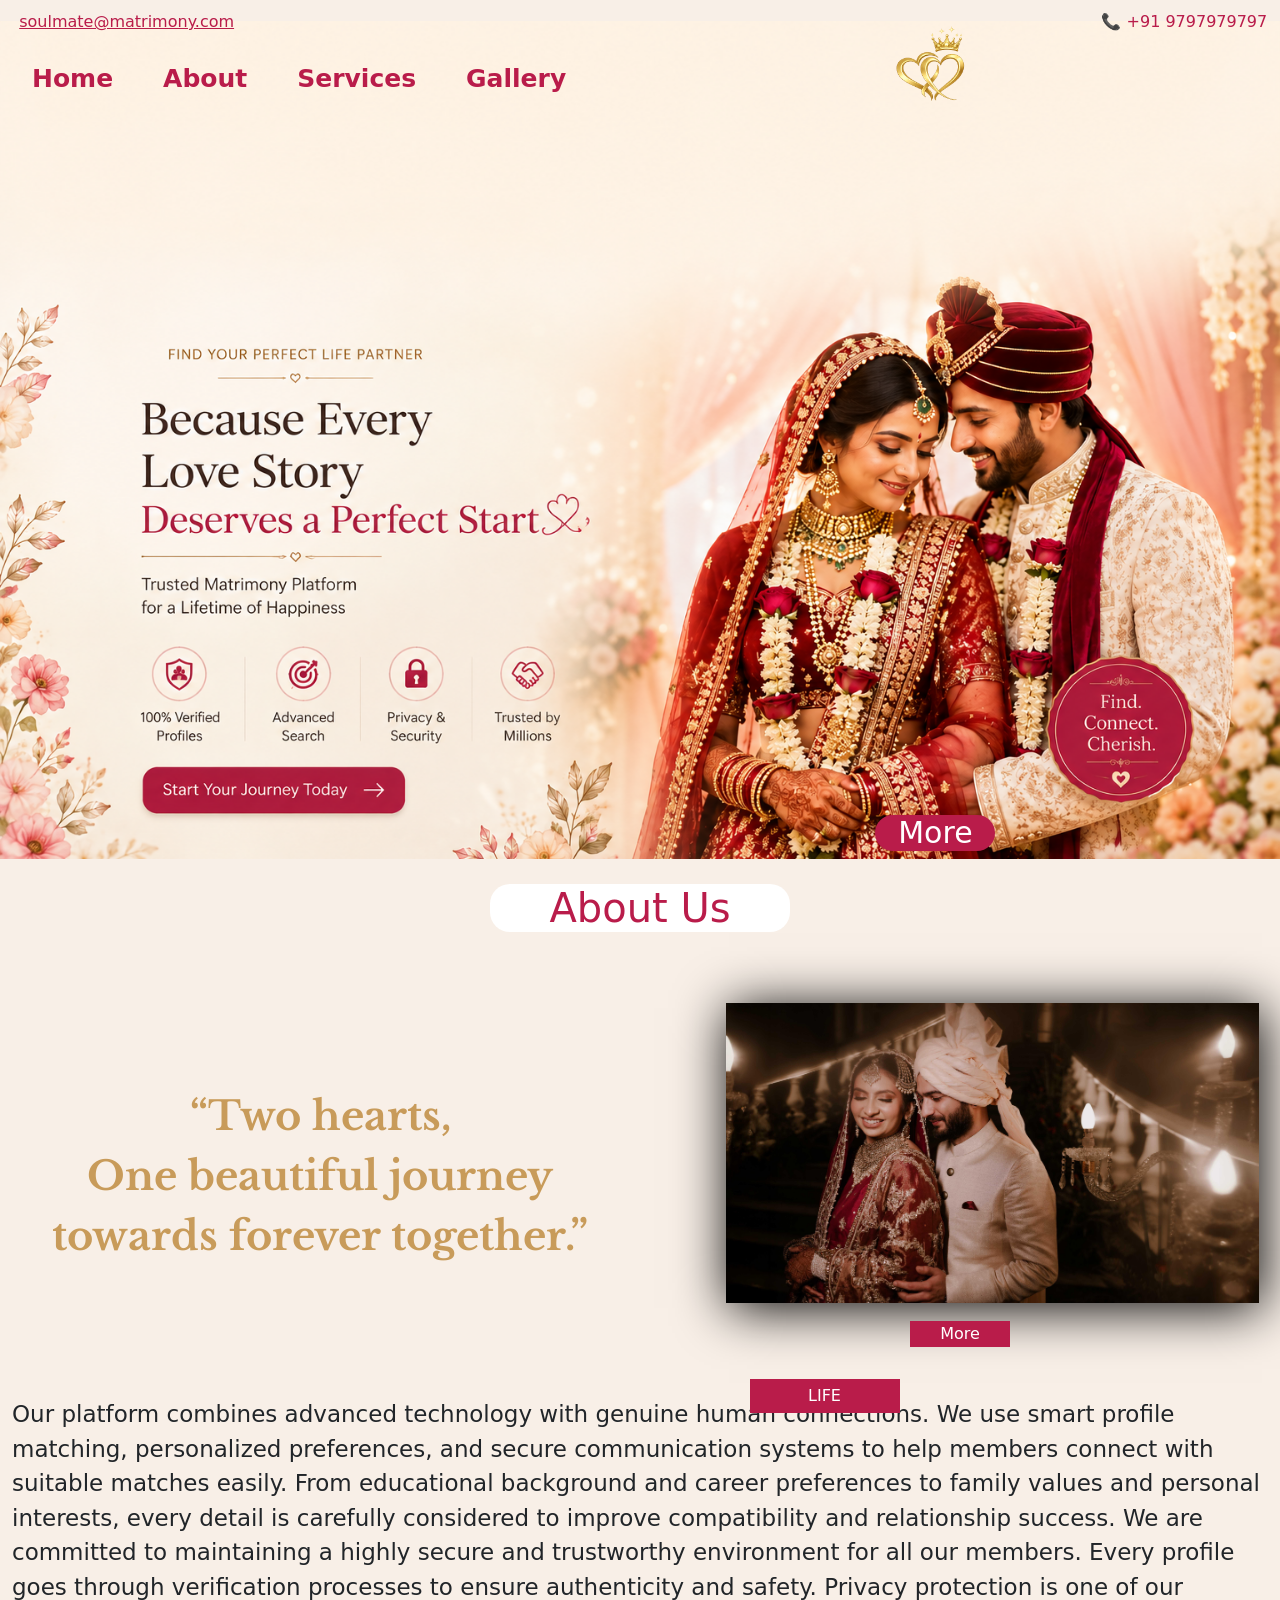
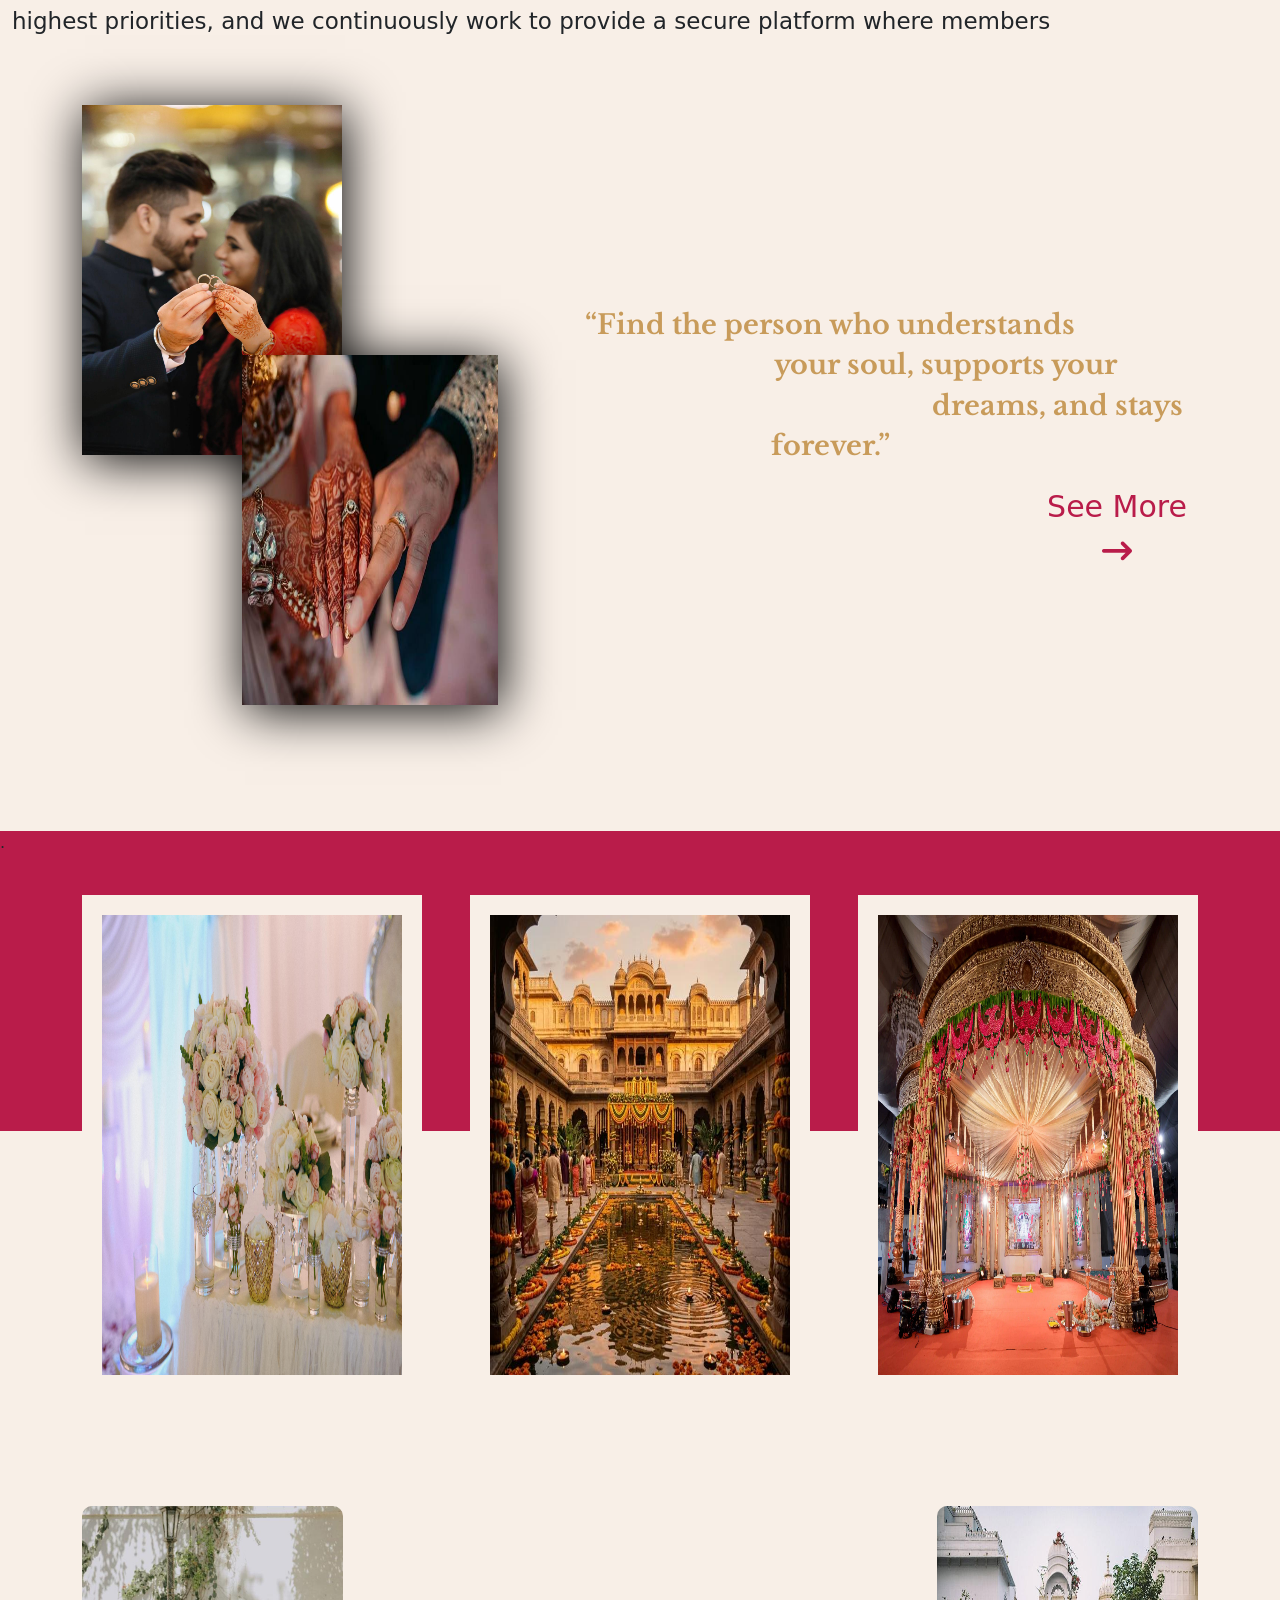
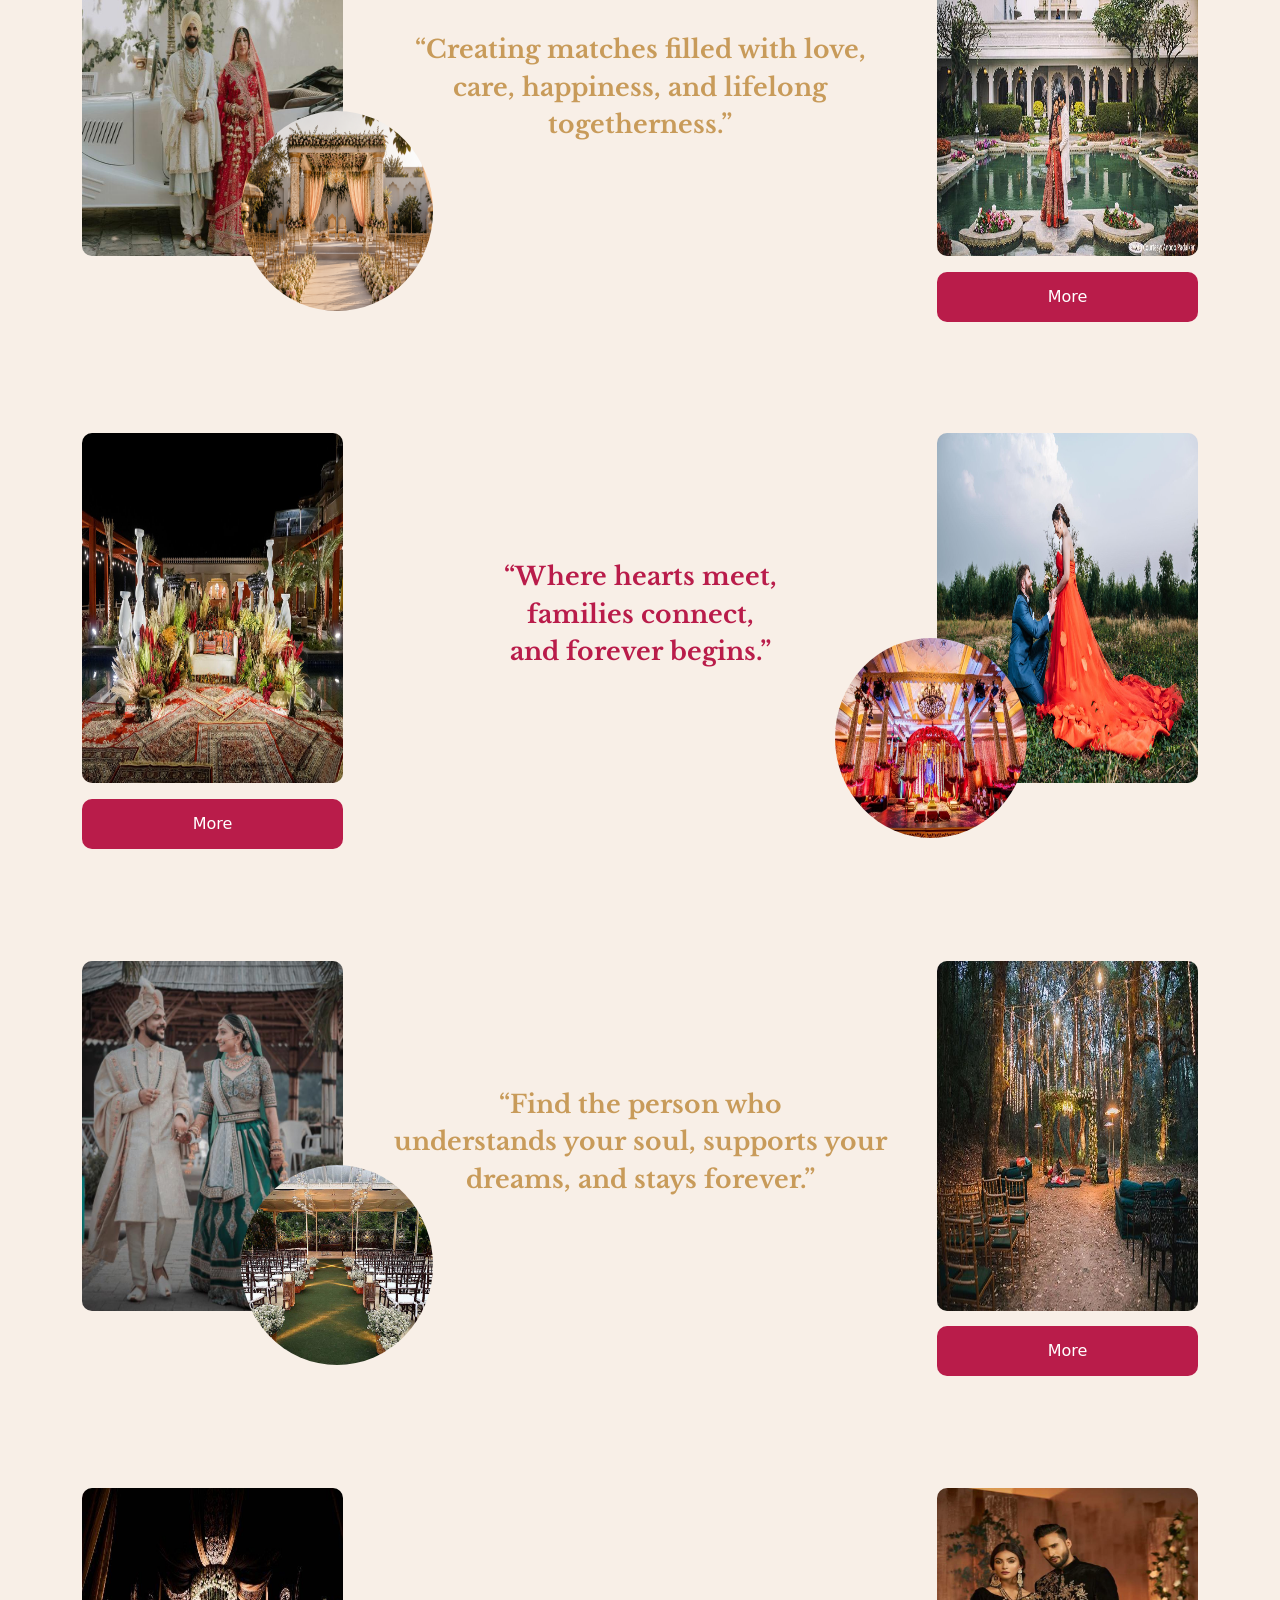
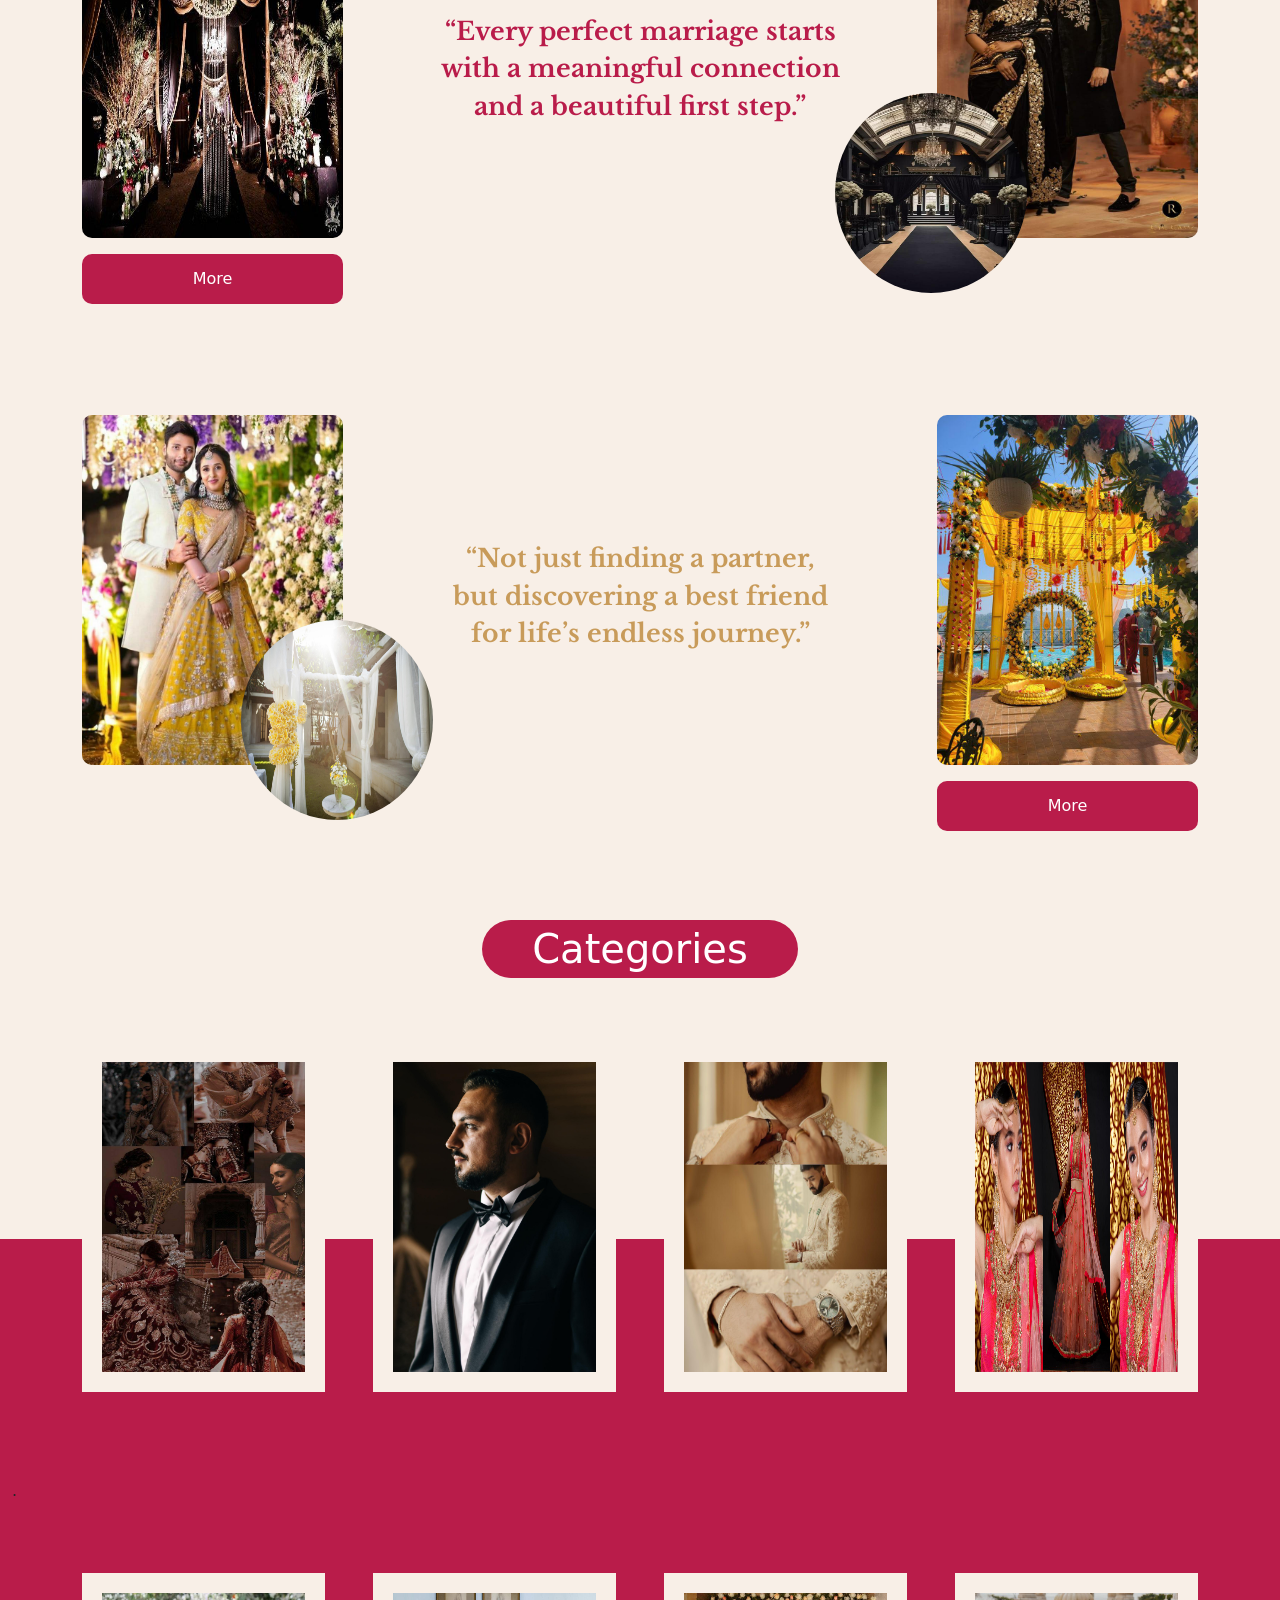
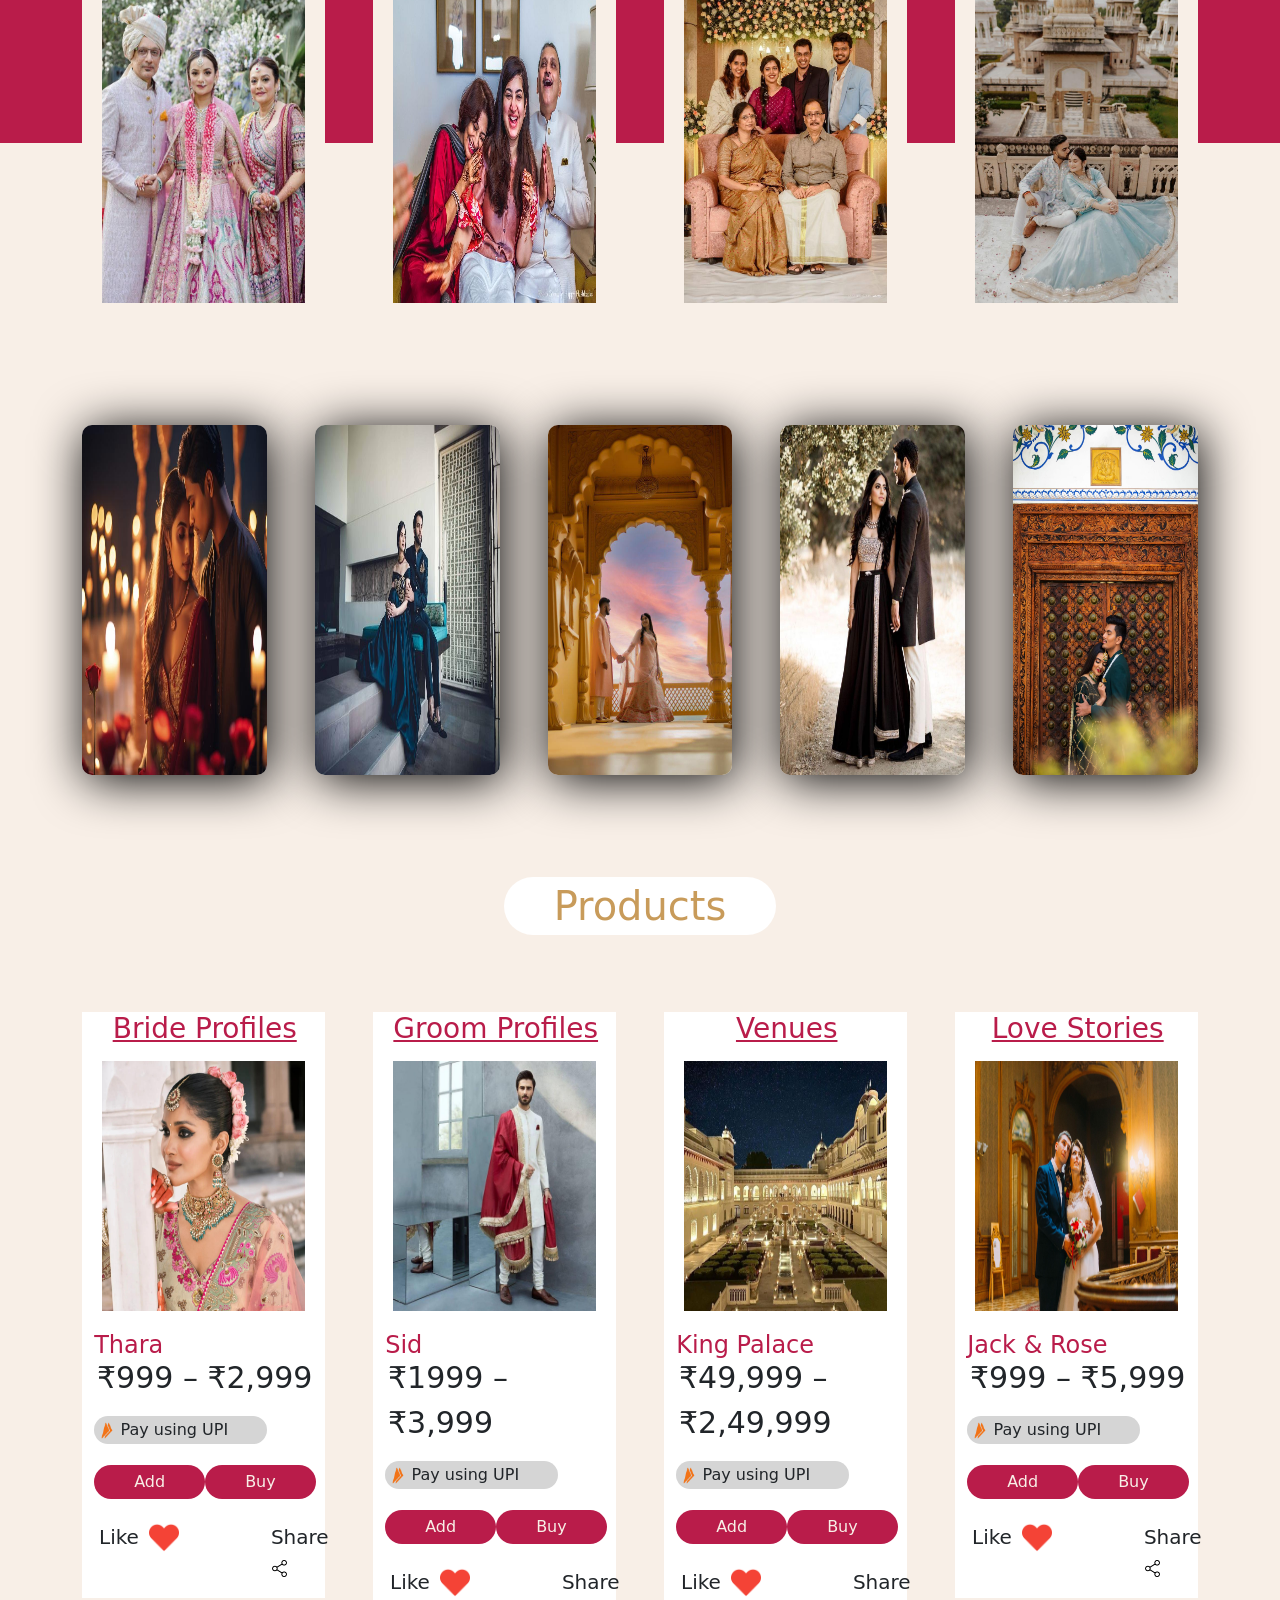
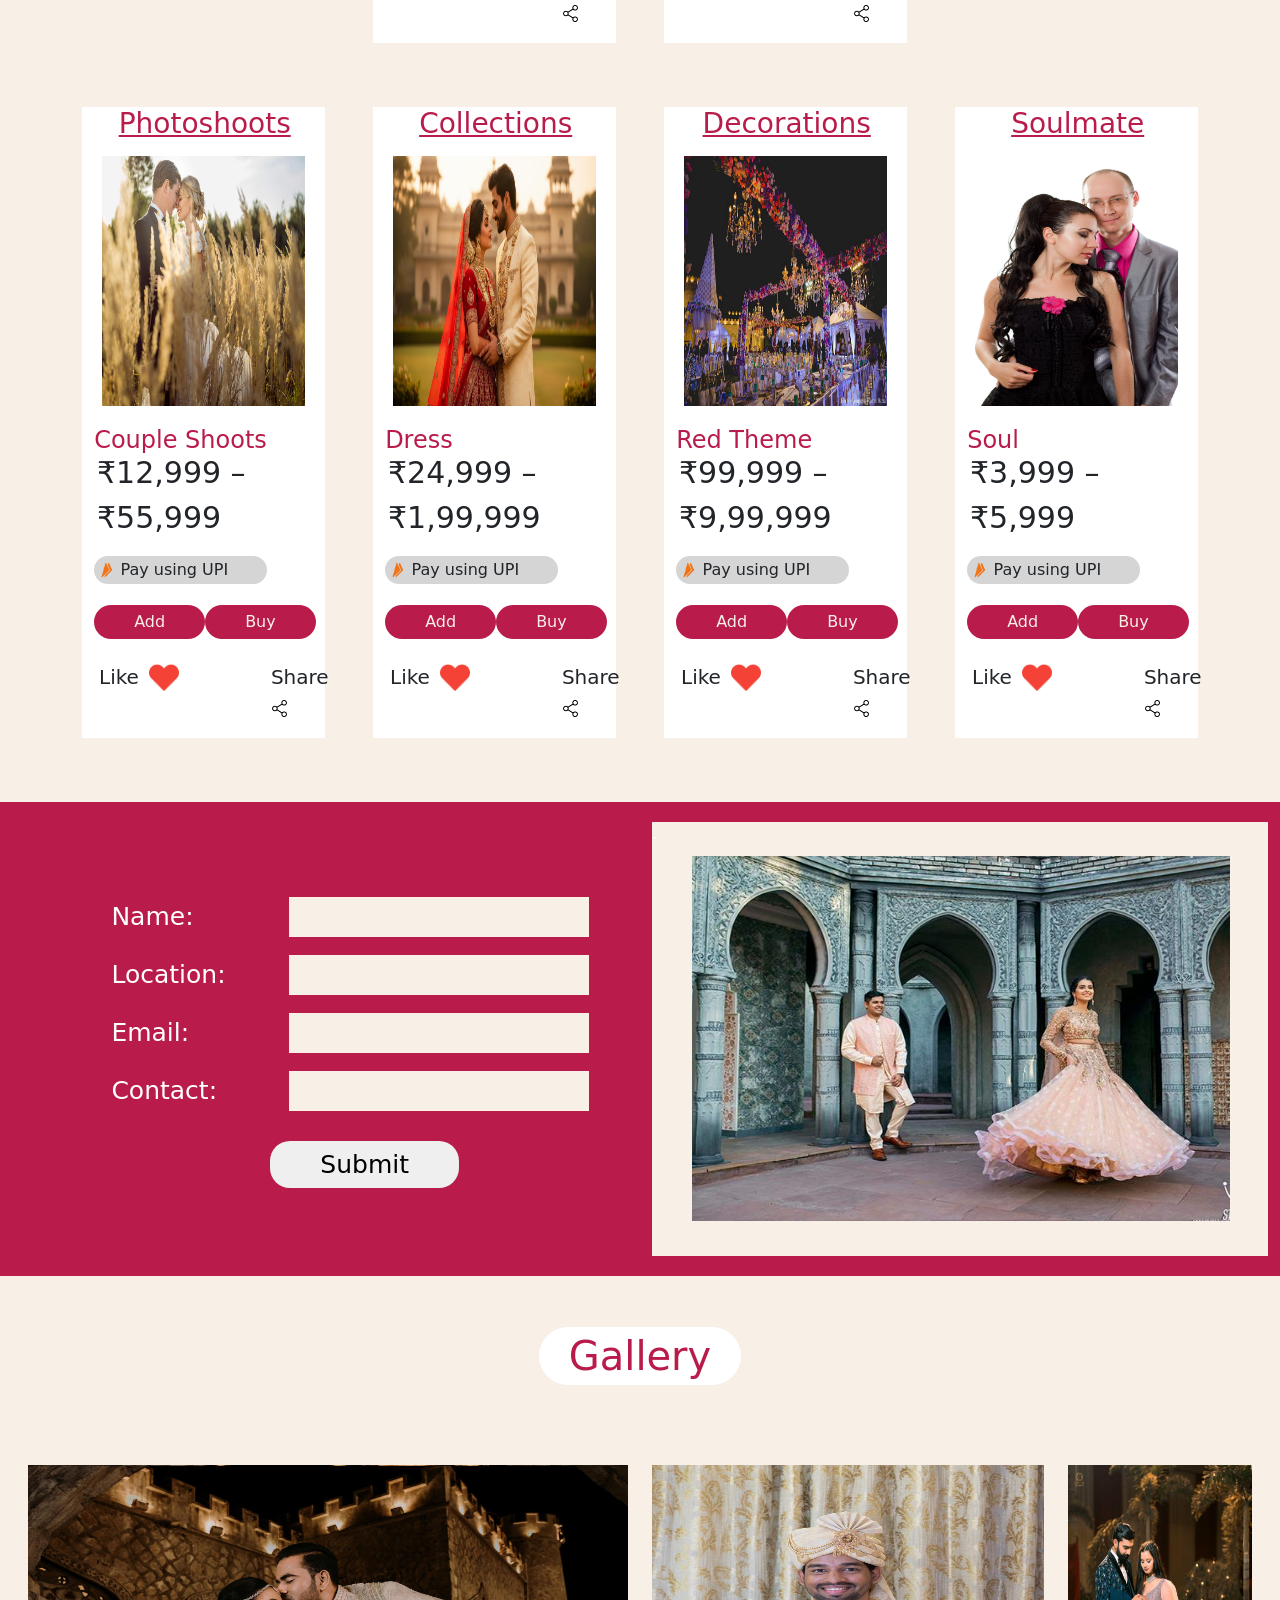
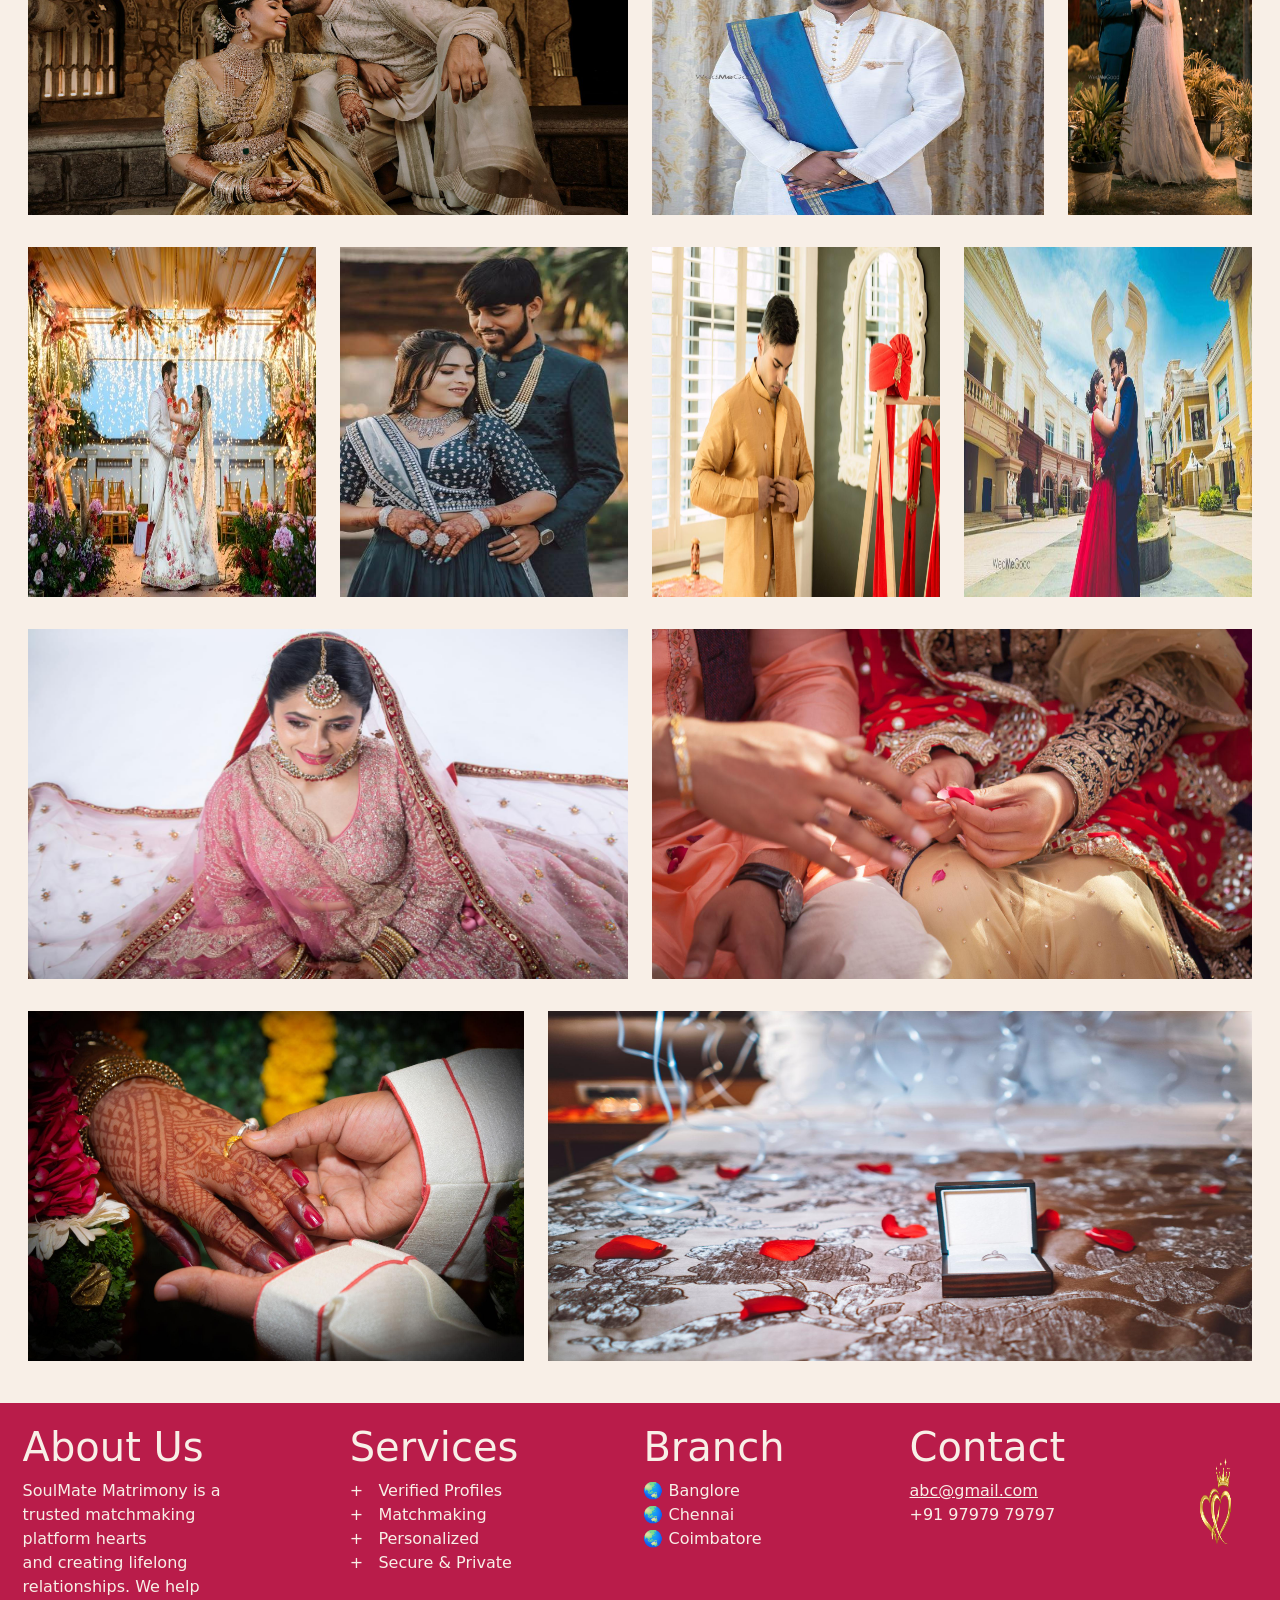
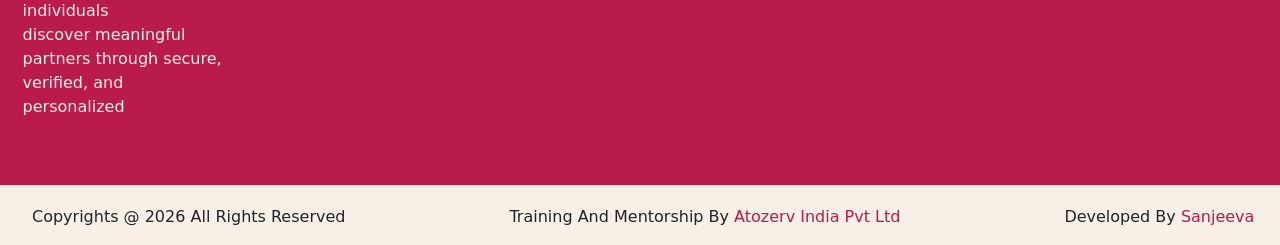
<file: Day 7/Asset/index.html>
<!doctype html>
<html lang="en">
  <head>
    <meta charset="UTF-8" />
    <meta name="viewport" content="width=device-width, initial-scale=1.0" />
    <title>Matrimony</title>
    <link rel="icon" href="./image/logo.png">
    <link rel="stylesheet" href="./css/style.css" />
    <link
      rel="stylesheet"
      href="https://cdnjs.cloudflare.com/ajax/libs/font-awesome/6.5.1/css/all.min.css"
    />
    <link
      href="https://cdn.jsdelivr.net/npm/bootstrap@5.0.2/dist/css/bootstrap.min.css"
      rel="stylesheet"
      integrity="sha384-EVSTQN3/azprG1Anm3QDgpJLIm9Nao0Yz1ztcQTwFspd3yD65VohhpuuCOmLASjC"
      crossorigin="anonymous"
    />
    <link rel="preconnect" href="https://fonts.googleapis.com" />
    <link rel="preconnect" href="https://fonts.gstatic.com" crossorigin />
    <link
      href="https://fonts.googleapis.com/css2?family=Libre+Baskerville:ital,wght@0,400..700;1,400..700&display=swap"
      rel="stylesheet"
    />
  </head>
  <body style="background-color: #f8efe7">
    <div class="top">
      <ul class="top1">
        <li> <a href="mailto:soulmate@matrimony.com" style="color: #b91c4a;"> soulmate@matrimony.com </a></li>
        <li>📞 +91 9797979797</li>
      </ul>
    </div>
    <div class="background">
      <div class="header">
        <ul class="headercon">
          <li>Home</li>
          <li><a href="#about" style="color: #b91c4a;">About</a></li>
          <li>Services</li>
          <li><a href="#gallery" style="color: #b91c4a;">Gallery</a></li>
        </ul>
      </div>
      <div class="hlogo">
        <img src="./image/logo.png" alt="" width="100%" height="150px">
      </div>
      <div class="social-icons">
        <i class="fa-brands fa-instagram"></i>
        <i class="fa-brands fa-youtube"></i>
        <i class="fa-brands fa-facebook-f"></i>
        <i class="fa-brands fa-whatsapp"></i>
        <i class="fa-brands fa-x-twitter"></i>
      </div>
      <div class="more">
        <h1 class="more1">More</h1>
      </div>
    </div>
    <div class="abt" style="background-color: #f8efe7">
      <section id="about">
      <h1 class="abtus">About Us</h1>
      </section>
    </div>
    <div class="container-fluid abtus1">
      <div class="row">
        <div class="col-6">
          <p class="abtp1" style="font-size: 40px;">
            “Two hearts, <br />
            One beautiful journey <br />
            towards forever together.”
          </p>
        </div>
        <div class="col-6">
          <img
            src="./image/abt1.jfif"
            alt=""
            width=".75%"
            height="300px"
            class="abtimg1"
          />
          <div style="font-weight: 500" class="imgover1">LIFE</div>
          <div class="btnmore">
            <button class="btnmore1">More</button>
          </div>
        </div>
      </div>
    </div>
    <div class="container-fluid">
      <div class="row">
        <div class="col">
          <p class="abtp">
            Our platform combines advanced technology with genuine human
            connections. We use smart profile matching, personalized
            preferences, and secure communication systems to help members
            connect with suitable matches easily. From educational background
            and career preferences to family values and personal interests,
            every detail is carefully considered to improve compatibility and
            relationship success. We are committed to maintaining a highly
            secure and trustworthy environment for all our members. Every
            profile goes through verification processes to ensure authenticity
            and safety. Privacy protection is one of our highest priorities, and
            we continuously work to provide a secure platform where members
          </p>
        </div>
      </div>
    </div>
    <div class="container">
      <div class="row">
        <div class="col-4" style="padding-top: 50px">
          <img src="./image/abt2.jfif" alt="" class="abtimg2" />
          <img src="./image/abt3.jfif" alt="" class="abtimg3" />
        </div>
        <div class="col-8">
          <p class="abtp2">
            “Find the person who understands <br />
            &nbsp;&nbsp;&nbsp;&nbsp;&nbsp;&nbsp;&nbsp;&nbsp;&nbsp;&nbsp;&nbsp;&nbsp;&nbsp;&nbsp;&nbsp;&nbsp;&nbsp;&nbsp;&nbsp;&nbsp;&nbsp;&nbsp;&nbsp;&nbsp;&nbsp;&nbsp;&nbsp;&nbsp;&nbsp;&nbsp;&nbsp;&nbsp;&nbsp;your
            soul, supports your <br />
            &nbsp;&nbsp;&nbsp;&nbsp;&nbsp;&nbsp;&nbsp;&nbsp;&nbsp;&nbsp;&nbsp;&nbsp;&nbsp;&nbsp;&nbsp;&nbsp;&nbsp;&nbsp;&nbsp;&nbsp;&nbsp;&nbsp;&nbsp;&nbsp;&nbsp;&nbsp;&nbsp;&nbsp;&nbsp;&nbsp;&nbsp;&nbsp;&nbsp;&nbsp;&nbsp;&nbsp;&nbsp;&nbsp;&nbsp;&nbsp;&nbsp;&nbsp;&nbsp;&nbsp;&nbsp;&nbsp;&nbsp;&nbsp;&nbsp;&nbsp;&nbsp;&nbsp;&nbsp;&nbsp;&nbsp;&nbsp;&nbsp;&nbsp;&nbsp;&nbsp;&nbsp;&nbsp;&nbsp;&nbsp;&nbsp;dreams,
            and stays forever.”
          </p>
          <button class="arrowbtn1">
            See More
            <i class="fa-solid fa-arrow-right-long"></i>
          </button>
        </div>
      </div>
    </div>
    <div class="fstbgc">.</div>
    <div class="container bgclr">
      <div class="row g-5">
        <div class="col-4">
          <img src="./image/abt4.jfif" alt="" width="100%" height="500px" />
        </div>
        <div class="col-4">
          <img src="./image/abt5.jfif" alt="" width="100%" height="500px" />
        </div>
        <div class="col-4">
          <img src="./image/abt6.jfif" alt="" width="100%" height="500px" />
        </div>
      </div>
    </div>
    <div class="container">
      <div class="row contimg">
        <div class="col-3">
          <img
            src="./image/abt7.jfif"
            alt=""
            width="100%"
            height="350px"
            class="abtimg4"
          />
          <img
            src="./image/abt8.jfif"
            alt=""
            width="15%"
            height="200px"
            class="abtimg5"
          />
        </div>
        <div class="col-6">
          <p class="abtp3">
            “Creating matches filled with love, <br />
            care, happiness, and lifelong <br />togetherness.”
          </p>
        </div>
        <div class="col-3 buttoni1">
          <img
            src="./image/abt9.jfif"
            alt=""
            width="100%"
            height="350px"
            class="abtimg6"
          />
          <button class="abtimgb6">More</button>
        </div>
      </div>
    </div>
    <div class="container">
      <div class="row contimg">
        <div class="col-3 buttoni1">
          <img
            src="./image/abt12.jfif"
            alt=""
            width="100%"
            height="350px"
            class="abtimg6"
          />
          <button class="abtimgb6">More</button>
        </div>
        <div class="col-6">
          <p class="abtp3" style="color: #b91c4a">
            “Where hearts meet, <br />
            families connect, <br />
            and forever begins.”
          </p>
        </div>
        <div class="col-3">
           <img
            src="./image/abt10.jfif"
            alt=""
            width="15%"
            height="200px"
            class="abtimg5"
          />
          <img
            src="./image/abt11.jfif"
            alt=""
            width="100%"
            height="350px"
            class="abtimg4"
          />
        </div>
      </div>
    </div>
    <div class="container">
      <div class="row contimg">
        <div class="col-3">
          <img
            src="./image/abt13.jfif"
            alt=""
            width="100%"
            height="350px"
            class="abtimg4"
          />
          <img
            src="./image/abt14.jfif"
            alt=""
            width="15%"
            height="200px"
            class="abtimg5"
          />
        </div>
        <div class="col-6">
          <p class="abtp3">
            “Find the person who <br />understands your soul, supports your
            <br />dreams, and stays forever.”
          </p>
        </div>
        <div class="col-3 buttoni1">
          <img
            src="./image/abt15.jfif"
            alt=""
            width="100%"
            height="350px"
            class="abtimg6"
          />
          <button class="abtimgb6">More</button>
        </div>
      </div>
    </div>
    <div class="container">
      <div class="row contimg">
        <div class="col-3 buttoni1">
          <img
            src="./image/abt18.jfif"
            alt=""
            width="100%"
            height="350px"
            class="abtimg6"
          />
          <button class="abtimgb6">More</button>
        </div>
        <div class="col-6">
          <p class="abtp3" style="color: #b91c4a">
            “Every perfect marriage starts <br />
            with a meaningful connection <br />
            and a beautiful first step.” <br />
          </p>
        </div>
        <div class="col-3">
           <img
            src="./image/abt17.jfif"
            alt=""
            width="15%"
            height="200px"
            class="abtimg5"
          />
          <img
            src="./image/abt16.jfif"
            alt=""
            width="100%"
            height="350px"
            class="abtimg4"
          />
        </div>
      </div>
    </div>
    <div class="container">
      <div class="row contimg">
        <div class="col-3">
          <img
            src="./image/abt19.jfif"
            alt=""
            width="100%"
            height="350px"
            class="abtimg4"
          />
          <img
            src="./image/abt21.jfif"
            alt=""
            width="15%"
            height="200px"
            class="abtimg5"
          />
        </div>
        <div class="col-6">
          <p class="abtp3">
            “Not just finding a partner,<br />
            but discovering a best friend <br />
            for life’s endless journey.”
          </p>
        </div>
        <div class="col-3 buttoni1">
          <img
            src="./image/abt20.jfif"
            alt=""
            width="100%"
            height="350px"
            class="abtimg6"
          />
          <button class="abtimgb6">More</button>
        </div>
      </div>
    </div>
    <div class="cat">
      <h1 class="cate">Categories</h1>
    </div>
    <div class="container bgclr2">
      <div class="row g-5">
        <div class="col-3">
          <img src="./image/cat1.jfif" alt="" width="100%" height="350px" />
        </div>
        <div class="col-3">
          <img src="./image/cat2.jfif" alt="" width="100%" height="350px" />
        </div>
        <div class="col-3">
          <img src="./image/cat3.jfif" alt="" width="100%" height="350px" />
        </div>
        <div class="col-3">
          <img src="./image/cat4.jfif" alt="" width="100%" height="350px" />
        </div>
      </div>
    </div>
    <div class="container-fluid bgclrcat">.</div>
    <div class="container bgclr3">
      <div class="row g-5">
        <div class="col-3">
          <img src="./image/cat5.jfif" alt="" width="100%" height="350px" />
        </div>
        <div class="col-3">
          <img src="./image/cat6.jfif" alt="" width="100%" height="350px" />
        </div>
        <div class="col-3">
          <img src="./image/cat7.jfif" alt="" width="100%" height="350px" />
        </div>
        <div class="col-3">
          <img src="./image/cat8.jfif" alt="" width="100%" height="350px" />
        </div>
      </div>
    </div>

    <div class="container catebshow">
      <div class="row g-5">
        <div class="col">
          <img src="./image/cat9.jfif" alt="" width="100%" height="350px" />
        </div>
        <div class="col">
          <img src="./image/cat10.jfif" alt="" width="100%" height="350px" />
        </div>
        <div class="col">
          <img src="./image/cat11.jfif" alt="" width="100%" height="350px" />
        </div>
        <div class="col">
          <img src="./image/cat12.jfif" alt="" width="100%" height="350px" />
        </div>
        <div class="col">
          <img src="./image/cat13.jfif" alt="" width="100%" height="350px" />
        </div>
      </div>
    </div>
    <div class="product">
      <h1 class="product1">Products</h1>
    </div>
    <div class="container productimg">
      <div class="row g-5">
        <div class="col-3 frist">
          <div class="pricecards">
            <h3>Bride Profiles</h3>
            <div class="productimgs">
              <img src="./image/prd1.jfif" alt="" width="100%" height="250px" />
            </div>
            <h4>Thara</h4>
            <div class="prdp">
              <p>₹999 – ₹2,999</p>
            </div>
            <div class="prdupi">
              <p>
                <img src="./image/upi icon.png" alt="" width="10%" /> Pay using
                UPI
              </p>
            </div>
            <div class="buycart">
              <div class="add"><p>Add</p></div>
              <div class="buy"><p>Buy</p></div>
            </div>
            <div class="liksr">
              <div class="lik">
                <p>Like <img src="./image/heart.png" alt="" width="60%" /></p>
              </div>
              <div class="shr">
                <p>Share <img src="./image/share.png" alt="" width="30%" /></p>
              </div>
            </div>
          </div>
        </div>
        <div class="col-3">
          <div class="pricecards">
            <h3>Groom Profiles</h3>
            <div class="productimgs">
              <img src="./image/prd2.jfif" alt="" width="100%" height="250px" />
            </div>
            <h4>Sid</h4>
            <div class="prdp">
              <p>₹1999 – ₹3,999</p>
            </div>
            <div class="prdupi">
              <p>
                <img src="./image/upi icon.png" alt="" width="10%" /> Pay using
                UPI
              </p>
            </div>
            <div class="buycart">
              <div class="add"><p>Add</p></div>
              <div class="buy"><p>Buy</p></div>
            </div>
            <div class="liksr">
              <div class="lik">
                <p>Like <img src="./image/heart.png" alt="" width="60%" /></p>
              </div>
              <div class="shr">
                <p>Share <img src="./image/share.png" alt="" width="30%" /></p>
              </div>
            </div>
          </div>
        </div>
        <div class="col-3">
          <div class="pricecards">
            <h3 >Venues</h3>
            <div class="productimgs">
              <img src="./image/prd4.jfif" alt="" width="100%" height="250px" />
            </div>
            <h4>King Palace</h4>
            <div class="prdp">
              <p>₹49,999 – ₹2,49,999</p>
            </div>
            <div class="prdupi">
              <p>
                <img src="./image/upi icon.png" alt="" width="10%" /> Pay using
                UPI
              </p>
            </div>
            <div class="buycart">
              <div class="add"><p>Add</p></div>
              <div class="buy"><p>Buy</p></div>
            </div>
            <div class="liksr">
              <div class="lik">
                <p>Like <img src="./image/heart.png" alt="" width="60%" /></p>
              </div>
              <div class="shr">
                <p>Share <img src="./image/share.png" alt="" width="30%" /></p>
              </div>
            </div>
          </div>
        </div>
        <div class="col-3">
          <div class="pricecards">
            <h3>Love Stories</h3>
            <div class="productimgs">
              <img src="./image/prd3.jfif" alt="" width="100%" height="250px" />
            </div>
            <h4>Jack & Rose</h4>
            <div class="prdp">
              <p>₹999 – ₹5,999</p>
            </div>
            <div class="prdupi">
              <p>
                <img src="./image/upi icon.png" alt="" width="10%" /> Pay using
                UPI
              </p>
            </div>
            <div class="buycart">
              <div class="add"><p>Add</p></div>
              <div class="buy"><p>Buy</p></div>
            </div>
            <div class="liksr">
              <div class="lik">
                <p>Like <img src="./image/heart.png" alt="" width="60%" /></p>
              </div>
              <div class="shr">
                <p>Share <img src="./image/share.png" alt="" width="30%" /></p>
              </div>
            </div>
          </div>
        </div>
      </div>
    </div>

    <div class="container productimg">
      <div class="row g-5">
        <div class="col-3 frist">
          <div class="pricecards">
            <h3>Photoshoots</h3>
            <div class="productimgs">
              <img src="./image/prd5.jfif" alt="" width="100%" height="250px" />
            </div>
            <h4>Couple Shoots</h4>
            <div class="prdp">
              <p>₹12,999 – ₹55,999</p>
            </div>
            <div class="prdupi">
              <p>
                <img src="./image/upi icon.png" alt="" width="10%" /> Pay using
                UPI
              </p>
            </div>
            <div class="buycart">
              <div class="add"><p>Add</p></div>
              <div class="buy"><p>Buy</p></div>
            </div>
            <div class="liksr">
              <div class="lik">
                <p>Like <img src="./image/heart.png" alt="" width="60%" /></p>
              </div>
              <div class="shr">
                <p>Share <img src="./image/share.png" alt="" width="30%" /></p>
              </div>
            </div>
          </div>
        </div>
        <div class="col-3">
          <div class="pricecards">
            <h3>Collections</h3>
            <div class="productimgs">
              <img src="./image/prd6.jfif" alt="" width="100%" height="250px" />
            </div>
            <h4>Dress</h4>
            <div class="prdp">
              <p>₹24,999 – ₹1,99,999</p>
            </div>
            <div class="prdupi">
              <p>
                <img src="./image/upi icon.png" alt="" width="10%" /> Pay using
                UPI
              </p>
            </div>
            <div class="buycart">
              <div class="add"><p>Add</p></div>
              <div class="buy"><p>Buy</p></div>
            </div>
            <div class="liksr">
              <div class="lik">
                <p>Like <img src="./image/heart.png" alt="" width="60%" /></p>
              </div>
              <div class="shr">
                <p>Share <img src="./image/share.png" alt="" width="30%" /></p>
              </div>
            </div>
          </div>
        </div>
        <div class="col-3">
          <div class="pricecards">
            <h3>Decorations</h3>
            <div class="productimgs">
              <img src="./image/prd7.jfif" alt="" width="100%" height="250px" />
            </div>
            <h4>Red Theme</h4>
            <div class="prdp">
              <p>₹99,999 – ₹9,99,999</p>
            </div>
            <div class="prdupi">
              <p>
                <img src="./image/upi icon.png" alt="" width="10%" /> Pay using
                UPI
              </p>
            </div>
            <div class="buycart">
              <div class="add"><p>Add</p></div>
              <div class="buy"><p>Buy</p></div>
            </div>
            <div class="liksr">
              <div class="lik">
                <p>Like <img src="./image/heart.png" alt="" width="60%" /></p>
              </div>
              <div class="shr">
                <p>Share <img src="./image/share.png" alt="" width="30%" /></p>
              </div>
            </div>
          </div>
        </div>
        <div class="col-3">
          <div class="pricecards">
            <h3>Soulmate</h3>
            <div class="productimgs">
              <img src="./image/prd8.jfif" alt="" width="100%" height="250px" />
            </div>
            <h4>Soul</h4>
            <div class="prdp">
              <p>₹3,999 – ₹5,999</p>
            </div>
            <div class="prdupi">
              <p>
                <img src="./image/upi icon.png" alt="" width="10%" /> Pay using
                UPI
              </p>
            </div>
            <div class="buycart">
              <div class="add"><p>Add</p></div>
              <div class="buy"><p>Buy</p></div>
            </div>
            <div class="liksr">
              <div class="lik">
                <p>Like <img src="./image/heart.png" alt="" width="60%" /></p>
              </div>
              <div class="shr">
                <p>Share <img src="./image/share.png" alt="" width="30%" /></p>
              </div>
            </div>
          </div>
        </div>
      </div>
    </div>

    <div class="container-fluid form">
      <div class="row">
        <div class="col-6">
          <form class="formdatas">
            <div>
              <label for="">Name: </label>
              <input type="text" />
            </div>
            <div>
              <label for="">Location: </label>
              <input type="text" />
            </div>
            <div>
              <label for="">Email: </label>
              <input type="email" />
            </div>
            <div>
              <label for="">Contact: </label>
              <input type="number" />
            </div>
            <div class="btnfrm">
              <button class="btnfrm1">Submit</button>
            </div>
          </form>
        </div>
        <div class="col-6">
          <div class="formimgbc">
            .
            <div>
              <img
                src="./image/formimg.jfif"
                alt=""
                width="97%"
                height="100px"
              />
            </div>
          </div>
        </div>
      </div>
    </div>
    <div class="gal">
      <section id="gallery">
      <h1 class="gall">Gallery</h1>
      </section>
    </div>
    <div class="container-fluid">
      <div class="row p-3 g-4">
        <div class="col-6">
          <img src="./image/gal1.jfif" alt="" width="100%" height="350px" />
        </div>
        <div class="col-4">
          <img src="./image/gal2.jfif" alt="" width="100%" height="350px" />
        </div>
        <div class="col-2">
          <img src="./image/gal3.jfif" alt="" width="100%" height="350px" />
        </div>
      </div>
    </div>
    <div class="container-fluid">
      <div class="row p-3 g-4">
        <div class="col">
          <img src="./image/gal4.jfif" alt="" width="100%" height="350px" />
        </div>
        <div class="col">
          <img src="./image/gal6.jfif" alt="" width="100%" height="350px" />
        </div>
        <div class="col">
          <img src="./image/gal5.jfif" alt="" width="100%" height="350px" />
        </div>
        <div class="col">
          <img src="./image/gal7.jfif" alt="" width="100%" height="350px" />
        </div>
      </div>
    </div>
    <div class="container-fluid">
      <div class="row p-3 g-4">
        <div class="col-6">
          <img src="./image/gal8.jfif" alt="" width="100%" height="350px" />
        </div>
        <div class="col-6">
          <img src="./image/gal9.jfif" alt="" width="100%" height="350px" />
        </div>
      </div>
    </div>
    <div class="container-fluid">
      <div class="row p-3 g-4">
        <div class="col-5">
          <img src="./image/gal10.jfif" alt="" width="100%" height="350px" />
        </div>
        <div class="col-7">
          <img src="./image/gal11.jfif" alt="" width="100%" height="350px" />
        </div>
      </div>
    </div>

    <div class="footerr">
      <div class="foot-abt">
        <h1>About Us</h1>
        <p>
          SoulMate Matrimony is a trusted matchmaking platform hearts <br> and creating lifelong 
          relationships. We help individuals <br> discover
          meaningful partners through secure, <br>
          verified, and personalized
        </p>
      </div>
      <div class="foot-serv">
        <h1>Services</h1>
        <p>
          + &nbsp; Verified Profiles <br />
          + &nbsp; Matchmaking <br />
          + &nbsp; Personalized <br />
          + &nbsp; Secure & Private <br />
        </p>
      </div>
      <div class="foot-cont">
        <h1>Branch</h1>
        <a>🌏︎ Banglore</a> <br />
        <a>🌏︎ Chennai</a><br />
        <a>🌏︎ Coimbatore</a>
      </div>
      <div class="foot-cont">
        <h1>Contact</h1>
        <a href="mailto:soulmate@matrimony.com"><span style="text-decoration: none;">abc@gmail.com</span></a> <br />
        <a>+91 97979 79797</a>
      </div>
       <div class="foot-logo">
        <img src="./image/logo.png" alt="" style="color: #f8efe7;" width="100%" height="175px">
      </div>
    </div>

    <div class="copy">
      <ul class="rights">
        <li>Copyrights @ 2026 All Rights Reserved</li>
        <li>
          Training And Mentorship By
          <span style="color: #b91c4a">Atozerv India Pvt Ltd</span>
        </li>
        <li>Developed By <span style="color: #b91c4a">Sanjeeva</span></li>
      </ul>
    </div>
  </body>
</html>
</file>
<file: Day 7/Asset/css/style.css>
.top1{
    margin-top: 10px;
    list-style: none;
    display: flex;
    justify-content: space-between;
    margin-right: 1%;
    margin-left: -1%;
    color: #B91C4A;
    margin-bottom: -1%;
}
.background{
    background-image: url(../image/background.png);
    background-repeat: no-repeat;
    background-size: cover;
    display: flex;
}
.headercon{
    margin-top: 5%;
    display: flex;
    column-gap: 50px;
    list-style: none;
    padding-top: 10px;
    font-weight: 700;
    font-size: 25px;
    color: #B91C4A;
}
html{
    scroll-behavior: smooth;
}
.headercon a{
    text-decoration: none;
}
.hlogo{
    display: flex;
    justify-content: center;
    margin-left: 20%;
    margin-top: -25px;
}
.social-icons{
    display: flex;
    column-gap: 20px;
    padding-top: 45px;
    color: #B91C4A;
    font-size: 25px;
    margin-left: 23%;
}
.more{
    text-align: center;
    margin-top: 62% ;
    margin-left: -51.5%;
    width: 50px;
}
.more1{
    background-color: #B91C4A;
    color: white;
    width: 120px;
    display: inline-block;
    border-radius: 20px;
    font-size: 30px;
}
.abt{
    text-align: center;
}
.abtus{
    margin-top: 2%;
    margin-bottom: 2%;
    color: #B91C4A;
    background-color: white;
    width: 300px;
    display: inline-block;
    border-radius: 20px;
}
.abtus1{
    margin-top: 3%;
}
.abtimg1{
    margin-left: 12%;
    margin-top: 1%;
    box-shadow: 3px 5px 50px black;
}
.abtp1{
    font-size: 25px;
    font-weight: bolder;
    margin-top: 90px;
    text-align: center;
    font-family: Libre Baskerville;
    color: #C89B5A;
}
.abtp{
    font-size: 23px;
    padding-top: 50px;
}
.btnmore{
    text-align: center;
    margin-top: 3%;
}
.btnmore1{
    border-style: none;
    color: white;
    background-color: #B91C4A;
    width: 100px;
}
.imgover1{
    position: absolute;
    top: 153.2%;
    margin-left: 97.5px;
    text-align: center;
    color: white;
    background-color: #B91C4A;
    width: 150px;
    padding: 5px 50px 5px 50px ;
}
.abtimg2{
    height: 350px;
    width: 73%;
    box-shadow: 3px 5px 50px black;

}
.abtimg3{
    position: absolute;
    width:20%;
    height: 350px;
    margin-top: 250px;
    margin-left: -100px;
    box-shadow: 3px 5px 50px black;

}
.abtp2{
    font-size: 27px;
    font-weight: bolder;
    margin-top: 200px;
    text-align: center;
    font-family: Libre Baskerville;
    color: #C89B5A;
    margin-top: 250px;
}
.arrowbtn1{
    text-align: center;
    border-style: none;
    margin-left: 78%;
    color: #B91C4A;
    font-size: 30px;
    background-color: #f8efe7;
}
.fstbgc{
    margin-top: 20%;
    background-color: #B91C4A;
    height: 300px;
    position: absolute;
    width: 100%;
}
.bgclr{
    position: relative;
    margin-top: 25%;
}
.bgclr img{
    background-color: #f8efe7;
    padding: 20px;
}
.contimg{
    padding-top: 10%;
}
.abtimg4{
    border-radius: 10px;
}
.abtimg5{
    border-radius: 100%;
    position: absolute;
    margin-top: 16%;
    margin-left: -8%;
}
.abtp3{
    font-size: 25px;
    font-weight: bolder;
    margin-top: 200px;
    text-align: center;
    font-family: Libre Baskerville;
    color: #C89B5A;
    margin-top: 125px;
}
.abtimg6{
    border-radius: 10px;
}
.abtimgb6{
    margin-top: 6%;
    border-style: none;
    background-color: #B91C4A;
    color: white;
    width:100%;
    height: 50px;
    border-radius: 10px;
}
.buttoni1{
    text-align: center;
}
.cat{
    text-align: center;
}
.cate{
    margin-bottom: 5%;
    margin-top: 7%;
    color: white;
    display: inline-block;
    background-color: #B91C4A;
    border-radius: 40px;
    padding: 5px 50px;
}
.bgclr2 img{
    background-color: #f8efe7;
    padding: 20px;
}
.bgclrcat{
    background-color: #B91C4A;
    margin-top: -12%;
    padding: 240px;
}
.bgclr3 img{
    margin-top: -70%;
    background-color: #f8efe7;
    padding: 20px;
}
.catebshow{
    margin-top: 8%;
    margin-bottom: 3%;
}
.catebshow img{
        box-shadow: 3px 5px 50px black;
        border-radius: 10px;
}
.product{
    text-align: center;
}
.product1{
    margin-top: 5%;
    margin-bottom: 1%;
    color: #C89B5A;
    background-color: white;
    display: inline-block;
    padding: 5px 50px;
    border-radius: 40px;
}
.productimg{
    margin-top: 5%;
}
.pricecards{
    background-color: white;
}
.productimg h3{
    text-decoration: underline;
    text-align: center;
    margin-left: 1%;
    color: #B91C4A;
    margin-bottom: -2%;
}
.productimg col{
    padding: 50px;
}
.productimgs{
    padding: 20px;
}
.productimg h4{
    margin-left: 5%;
    color: #B91C4A;
    margin-bottom: -2%;
}
.prdp p{
    padding-left: 15px;
    font-size: 30px;
}
.prdupi{
    margin-bottom: 2%;
}
.prdupi p{
    margin-left: 5%;
    display: inline-block;
    padding: 2px 5px;
    background-color: rgb(213, 213, 213);
    border-radius: 30px;
}
.buycartl{
    margin-left: 5%;
    column-gap: 120px;
    display: flex;
    list-style: none;
}
.buycart{
    display: flex;
    margin-left: 5%;
    margin-right: 5%;
    justify-content: space-between;
}
.add p{
    background-color: #B91C4A;
    color: #f8efe7;
    padding: 5px 40px;
    border-radius: 20px;
}
.buy p{
    background-color: #B91C4A;
    color: #f8efe7;
    padding: 5px 40px;
    border-radius: 20px;
}
.liksr{
    display: flex;
    margin-top: 3%;
    margin-left: 7%;
    margin-right: 7%;
    font-size: 20px;
    justify-content: space-between;
}
.lik p{
    padding-right: 122px;
    display: flex;
    column-gap: 10px;
}
.form{
    margin-top: 5%;
    background-color: #B91C4A;
    color: white;
    padding: 20px 20px;
}




.formdatas {
  color: white;
  font-size: 25px;
  padding: 10px;
  padding-top: 75px;
}
.formdatas div {
  margin-bottom: 18px;
  margin-left: 15%;
}
.formdatas label {
  display: inline-block;
  width: 150px;
  text-align: left;
  margin-right: 20px;
}
.formdatas input {
  width: 300px;
  height: 40px;
  border: none;
  outline: none;
  padding-left: 10px;
  background-color: #f8efe7;
}




.btnfrm{
    margin-top: 5%;
    text-align: center;
}
.btnfrm1{
    border-style: none;
    padding: 5px 50px;
    border-radius: 20px;
}
.formimgbc{
    background-color: #f8efe7;
    padding-bottom: 10px;
}
.formimgbc img{
    padding-top: 10px;
    padding-bottom: 25px;
    padding-left: 40px;
    padding-right: 20px;
    align-items: center;
    height: 400px;
}
.gal{
    text-align: center;
}
.gall{
    display: inline-block;
    margin-top: 4%;
    background-color: white;
    color: #B91C4A;
    padding: 5px 30px;
    border-radius: 30px;
    margin-bottom: 5%;
}
.footer{
    margin-top: 3%;
    padding-top: 20px;
    display: flex;
}
.footerr{
        padding-top: 20px;
        column-gap: 125px;
        display: flex;
        background-color: #B91C4A;
        color: #f8efe7;
        margin-top: 2%;
        padding-bottom: 50px;
        padding-left: 10px;
        padding-right: 10px;
}
.foot-abt{
    margin-left: 1%;
}
.rights{
    display: flex;
    list-style: none;
    justify-content: space-between;
    padding-top: 20px;
    margin-right: 2%;
}
.foot-cont a{
    color: #f8efe7;
}
.foot-logo{
    margin-left: -2%;
}
</file>
